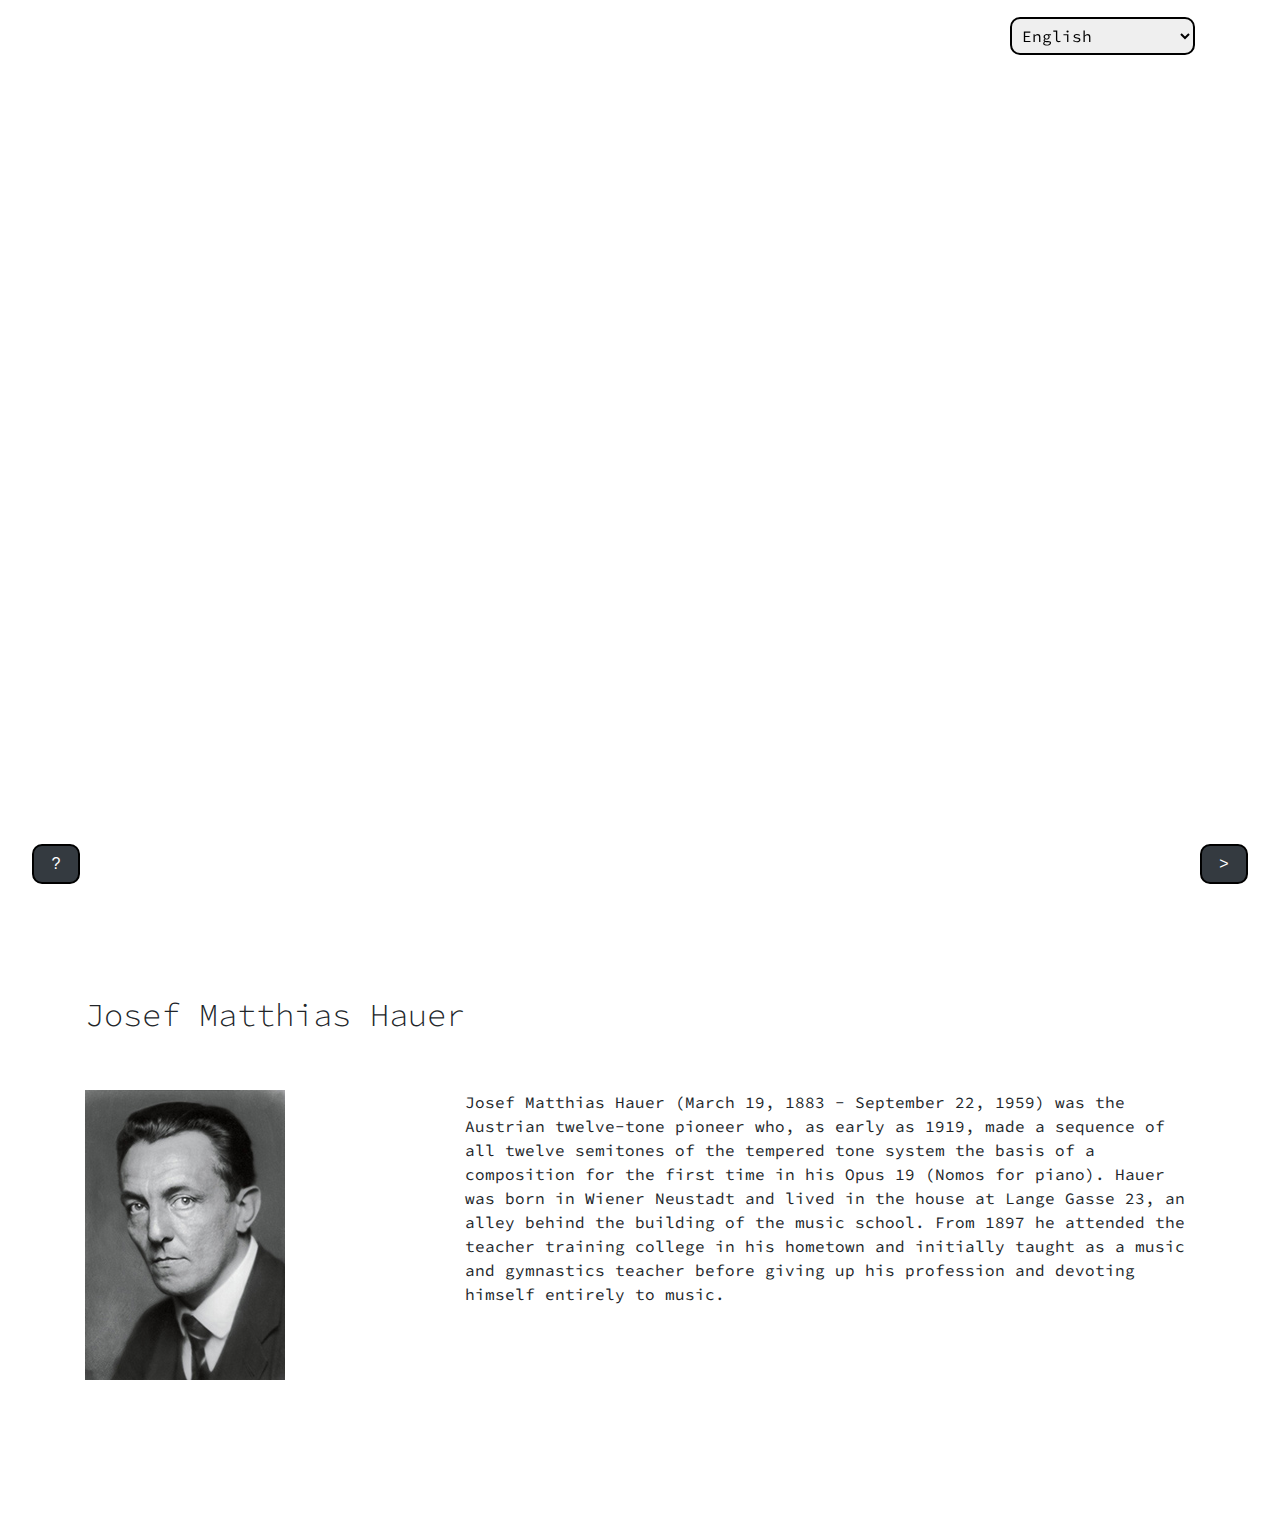
<file: index.html>
<!DOCTYPE html>
<html>
    <head>
        <meta charset="UTF-8">
        <meta name="viewport" content="width=device-width, initial-scale=1.0">
        <title>Zwölftonmusik</title>

        <link rel="stylesheet" href="css/main.css">

        <!-- font -->
        <link rel="preconnect" href="https://fonts.gstatic.com">
        <link href="https://fonts.googleapis.com/css2?family=Source+Code+Pro:wght@400&display=swap" rel="stylesheet">

        <!-- bootstrap -->
        <link rel="stylesheet" href="https://maxcdn.bootstrapcdn.com/bootstrap/4.5.2/css/bootstrap.min.css">
        <script src="https://ajax.googleapis.com/ajax/libs/jquery/3.5.1/jquery.min.js"></script>
        <script src="https://maxcdn.bootstrapcdn.com/bootstrap/4.5.2/js/bootstrap.min.js"></script>
    </head>

    <body>

        <!-- Title and Language -->
        <nav class="navbar navbar-expand-lg navbar-light bg-transparent fixed-top">
            <div class="container">
                <h1 id="title" class="col-md-10 text-white">Zwölftonmusik</h1>

                <select class="col-md-2" name="language" id="language" onchange="reloadSite()">
                    <option value="german" id="german" data-reload  >Deutsch</option>
                    <option value="english" id="english" data-reload >English</option>
                </select>
            </div>
        </nav>
        
        <!-- Full Page Image Header with Vertically Centered Content -->
        <header class="masthead">
            <div class="container h-100">
            <div class="row h-100 align-items-center">
                <div class="col-12 text-center">
                <h1 id="title2" class="font-weight-bold display-2 text-white">Zwölftonmusik</h1>
                <p id="info1" class="lead text-white display-5">Eine Kreation von Josef Matthias Hauer</p>
                </div>
            </div>
            </div>
        </header>
        
        <!-- Info Content -->
        <section class="py-5 pt-5 my-5">
            <div class="container">
            <h2 class="font-weight-light">Josef Matthias Hauer</h2>

            <div class="row pt-5">
                <div class="col-lg-4" id="hauerImageContainer">
                    <img src="images/hauer.jpg" alt="">
                </div>
                <div class="col-lg-8">
                    <p id="hauer_info">
                        Lorem ipsum dolor sit amet, consetetur sadipscing elitr, 
                        sed diam nonumy eirmod tempor invidunt ut labore et dolore magna aliquyam erat, 
                        sed diam voluptua. At vero eos et accusam et justo duo dolores et ea rebum. 
                        Stet clita kasd gubergren, no sea takimata sanctus est Lorem ipsum dolor sit amet. 
                        Lorem ipsum dolor sit amet, consetetur sadipscing elitr, 
                        sed diam nonumy eirmod tempor invidunt ut labore et dolore magna aliquyam erat, 
                        sed diam voluptua. At vero eos et accusam et justo duo dolores et ea rebum. 
                        Stet clita kasd gubergren, no sea takimata sanctus est Lorem ipsum dolor sit amet. 
                    </p>
                </div>
            </div>
            
        </section>

        <!-- Navigation -->
        <section class="row" id="navBar">
            <button class="btn btn-dark" id="buttonHelp" onclick="showHelp()">?</button>
            <button class="btn btn-dark" id="buttonNext">></button>
        </section>

        <script>

            $(document).ready(function() {
                let tmp = localStorage.getItem("language");
                let drop = document.getElementById("language");

                if(tmp == "german") {
                    document.querySelector('#german').selected = true;
                } else {
                    document.querySelector('#english').selected = true;
                }

                reloadSite();
                
            });

            $('#buttonNext').click(function() {
                window.location='page_one.html';
            });

            var multilanguage = {
                german: {
                    title: "Zwölftonmusik",
                    info1: "Eine Kreation von Josef Matthias Hauer",
                    hauer_info: "Josef Matthias Hauer (19. März 1883 - 22. September 1959) war jener österreichische Zwölftonpionier, der bereits 1919 in seinem Opus 19 (Nomos für Klavier) erstmalig eine Folge aller zwölf Halbtöne des temperierten Tonsystems zur Basis einer Komposition gemacht hatte. \n Hauer war gebürtiger Wiener Neustädter: Er kam im Haus Lange Gasse 23 zur Welt, eine Gasse hinter dem Gebäude der Musikschule gelegen. Ab 1897 besuchte er die Lehrerbildungsanstalt in seiner Geburtsstadt und unterrichtete zunächst als Musik- und Turnlehrer, bevor er, seinen Beruf aufgebend, sich ganz der Musik widmete."
                },
                english: {
                    title: "Twelve-tone music",
                    info1: "A creation of Josef Matthias Hauer",
                    hauer_info: "Josef Matthias Hauer (March 19, 1883 - September 22, 1959) was the Austrian twelve-tone pioneer who, as early as 1919, made a sequence of all twelve semitones of the tempered tone system the basis of a composition for the first time in his Opus 19 (Nomos for piano). Hauer was born in Wiener Neustadt and lived in the house at Lange Gasse 23, an alley behind the building of the music school. From 1897 he attended the teacher training college in his hometown and initially taught as a music and gymnastics teacher before giving up his profession and devoting himself entirely to music."
                }
            };

            function reloadSite(){
                let tmp = document.getElementById("language");
                console.log(tmp.value);

                if(tmp.value === "english"){
                    document.title = "Twelve-tone music";
                    document.getElementById("title").innerHTML = multilanguage.english.title;
                    document.getElementById("title2").innerHTML = multilanguage.english.title;
                    info1.textContent = multilanguage.english.info1;
                    hauer_info.textContent = multilanguage.english.hauer_info;
                    localStorage.setItem("language", "english");
                }else{
                    document.title = "Zwölftonmusik";
                    document.getElementById("title").innerHTML = multilanguage.german.title;
                    document.getElementById("title2").innerHTML = multilanguage.german.title;
                    info1.textContent = multilanguage.german.info1;
                    hauer_info.textContent = multilanguage.german.hauer_info;
                    localStorage.setItem("language", "german");
                }
            }

            function showHelp() {
                let msg;
                msg = "Zum Ändern der Sprache rechts oben klicken.\r\n\r\n" +
                    "Die Seite kann mittels den Pfeiltasten rechts unten geändert werden.\r\n\r\n" +
                    "Für weitere Informationen zur aktuellen Seite nach unten scrollen.\r\n\r\n" +
                    "Die Videoplayer (Seite 2-4) können über die darunterliegende Bedienleiste gesteuert werden.";
                alert(msg);
            }

        </script>

    </body>


</html>
</file>
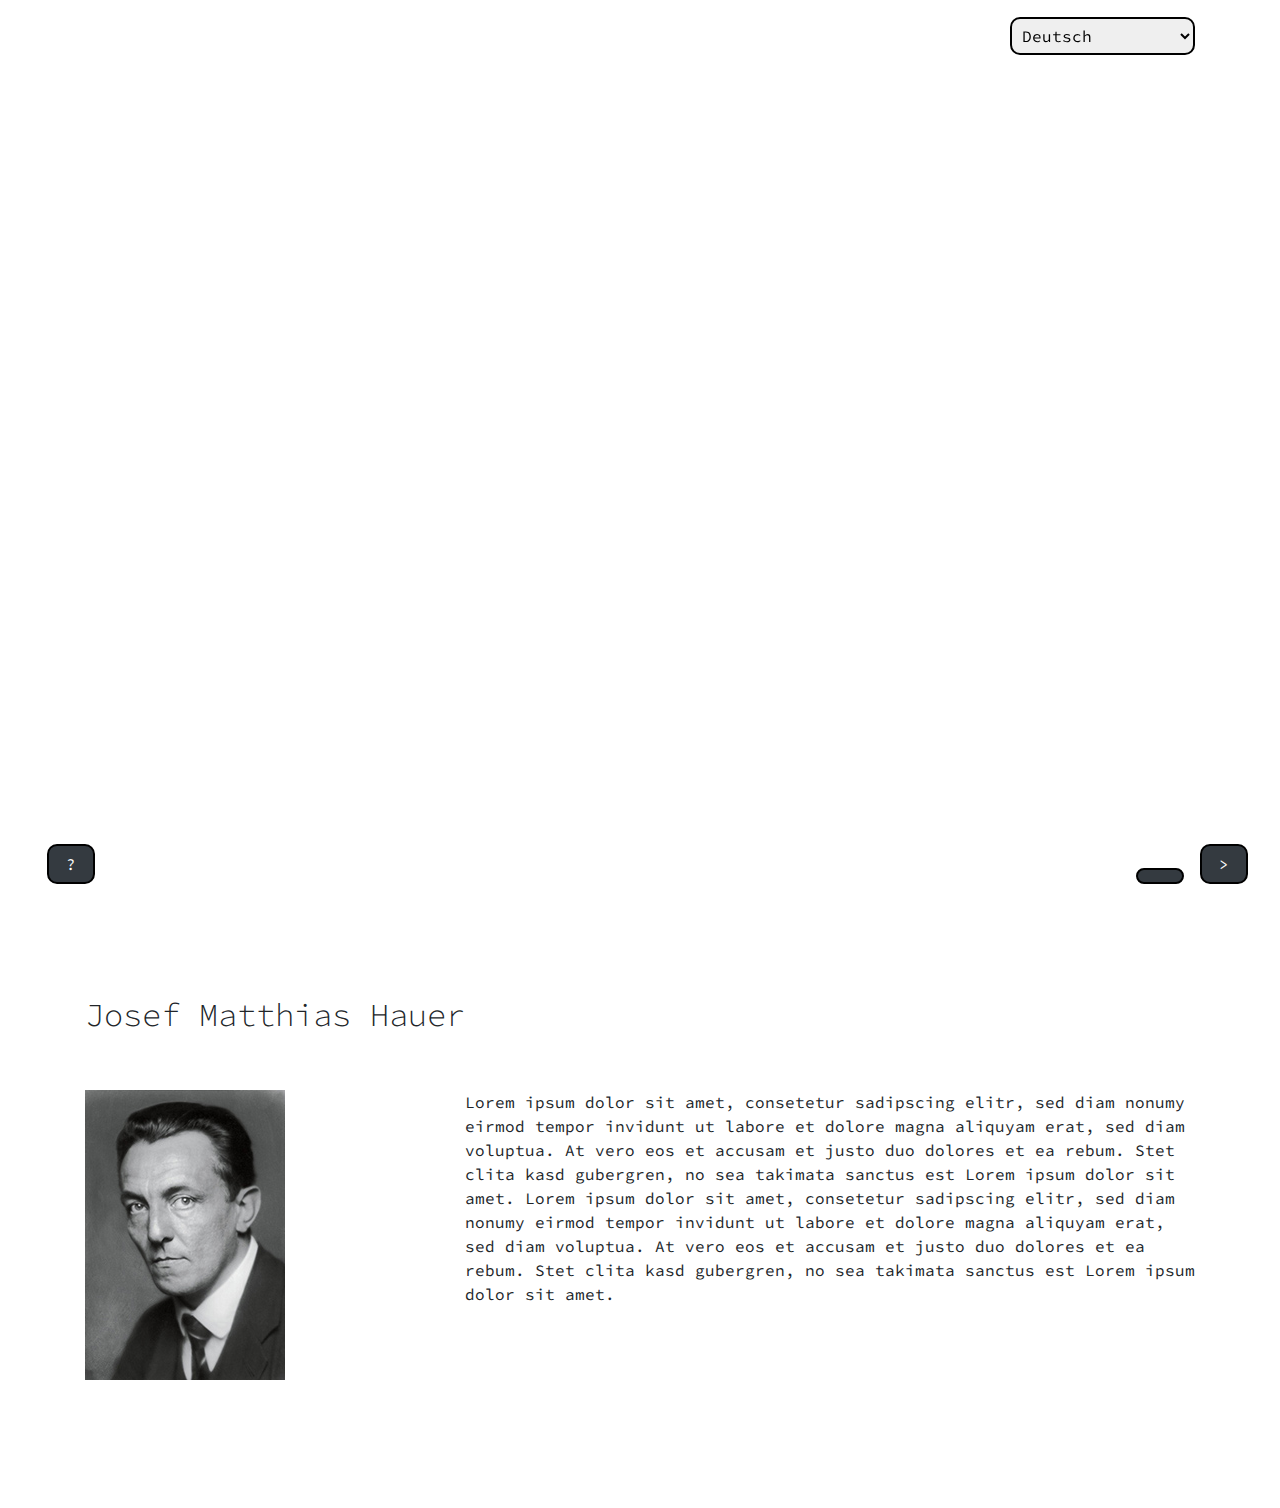
<file: main.html>
<!DOCTYPE html>
<html>
    <head>
        <meta charset="UTF-8">
        <meta name="viewport" content="width=device-width, initial-scale=1.0">
        <title>Zwölftonmusik</title>

        <link rel="stylesheet" href="css/main.css">

        <!-- font -->
        <link rel="preconnect" href="https://fonts.gstatic.com">
        <link href="https://fonts.googleapis.com/css2?family=Source+Code+Pro:wght@400&display=swap" rel="stylesheet">

        <!-- bootstrap -->
        <link rel="stylesheet" href="https://maxcdn.bootstrapcdn.com/bootstrap/4.5.2/css/bootstrap.min.css">
        <script src="https://ajax.googleapis.com/ajax/libs/jquery/3.5.1/jquery.min.js"></script>
        <script src="https://maxcdn.bootstrapcdn.com/bootstrap/4.5.2/js/bootstrap.min.js"></script>
    </head>

    <body>

        <!-- Navigation -->
        <nav class="navbar navbar-expand-lg navbar-light bg-transparent fixed-top">
            <div class="container">
            <h1 id="title" class="col-md-10 text-white">Zwölftonmusik</h1>

            <select class="col-md-2" name="language" id="language" onchange="reloadSite()">
                <option value="german" data-reload  >Deutsch</option>
                <option value="english" data-reload >English</option>
            </select>
            </div>
        </nav>
        
        <!-- Full Page Image Header with Vertically Centered Content -->
        <header class="masthead">
            <div class="container h-100">
            <div class="row h-100 align-items-center">
                <div class="col-12 text-center">
                <h1 id="title2" class="font-weight-bold display-2 text-white">Zwölftonmusik</h1>
                <p id="info1" class="lead text-white display-5">Eine Kreation von Josef Matthias Hauer</p>
                </div>
            </div>
            </div>
        </header>
        
        <!-- Page Content -->
        <section class="py-5 pt-5 my-5">
            <div class="container">
            <h2 class="font-weight-light">Josef Matthias Hauer</h2>

            <div class="row pt-5">
                <div class="col-lg-4">
                    <img src="images/hauer.jpg" alt="">
                </div>
                <div class="col-lg-8">
                    <p id="hauer_info">
                        Lorem ipsum dolor sit amet, consetetur sadipscing elitr, 
                        sed diam nonumy eirmod tempor invidunt ut labore et dolore magna aliquyam erat, 
                        sed diam voluptua. At vero eos et accusam et justo duo dolores et ea rebum. 
                        Stet clita kasd gubergren, no sea takimata sanctus est Lorem ipsum dolor sit amet. 
                        Lorem ipsum dolor sit amet, consetetur sadipscing elitr, 
                        sed diam nonumy eirmod tempor invidunt ut labore et dolore magna aliquyam erat, 
                        sed diam voluptua. At vero eos et accusam et justo duo dolores et ea rebum. 
                        Stet clita kasd gubergren, no sea takimata sanctus est Lorem ipsum dolor sit amet. 
                    </p>
                </div>
            </div>
            
        </section>

        <section class="row" id="navBar">
            <div class="col-md-1" id="containerHelp">
                    <button class="btn btn-dark" id="buttonHelp">?</button>
            </div>

            <div class="col-md-10"></div>

            <div class="col-md-1" id="containerPrevNext">
                <div id="containerPrev">
                    <button class="btn btn-dark" id="buttonPrev"></button>
                </div>
                
                <div id="containerNext">
                    <button class="btn btn-dark" id="buttonNext">></button>
                </div>
            </div>
        </div>
        <script>

            $('#buttonNext').click(function() {
            window.location='page_one.html';
            });

            var multilanguage = {
                german: {
                    title: "Zwölftonmusik",
                    info1: "Eine Kreation von Josef Matthias Hauer",
                    hauer_info: "Deutscher Text"
                },
                english: {
                    title: "Twelve-tone music",
                    info1: "A creation of Josef Matthias Hauer",
                    hauer_info: "english text"
                }
            };

            function reloadSite(){
                let tmp = document.getElementById("language");
                console.log(tmp.value);

                if(tmp.value === "english"){
                    document.title = "Twelve-tone music";
                    document.getElementById("title").innerHTML = multilanguage.english.title;
                    document.getElementById("title2").innerHTML = multilanguage.english.title;
                    info1.textContent = multilanguage.english.info1;
                    hauer_info.textContent = multilanguage.english.hauer_info;
                }else{
                    document.title = "Zwölftonmusik";
                    document.getElementById("title").innerHTML = multilanguage.german.title;
                    document.getElementById("title2").innerHTML = multilanguage.german.title;
                    info1.textContent = multilanguage.german.info1;
                    hauer_info.textContent = multilanguage.german.hauer_info;
                }
            }
        </script>

    </body>


</html>
</file>
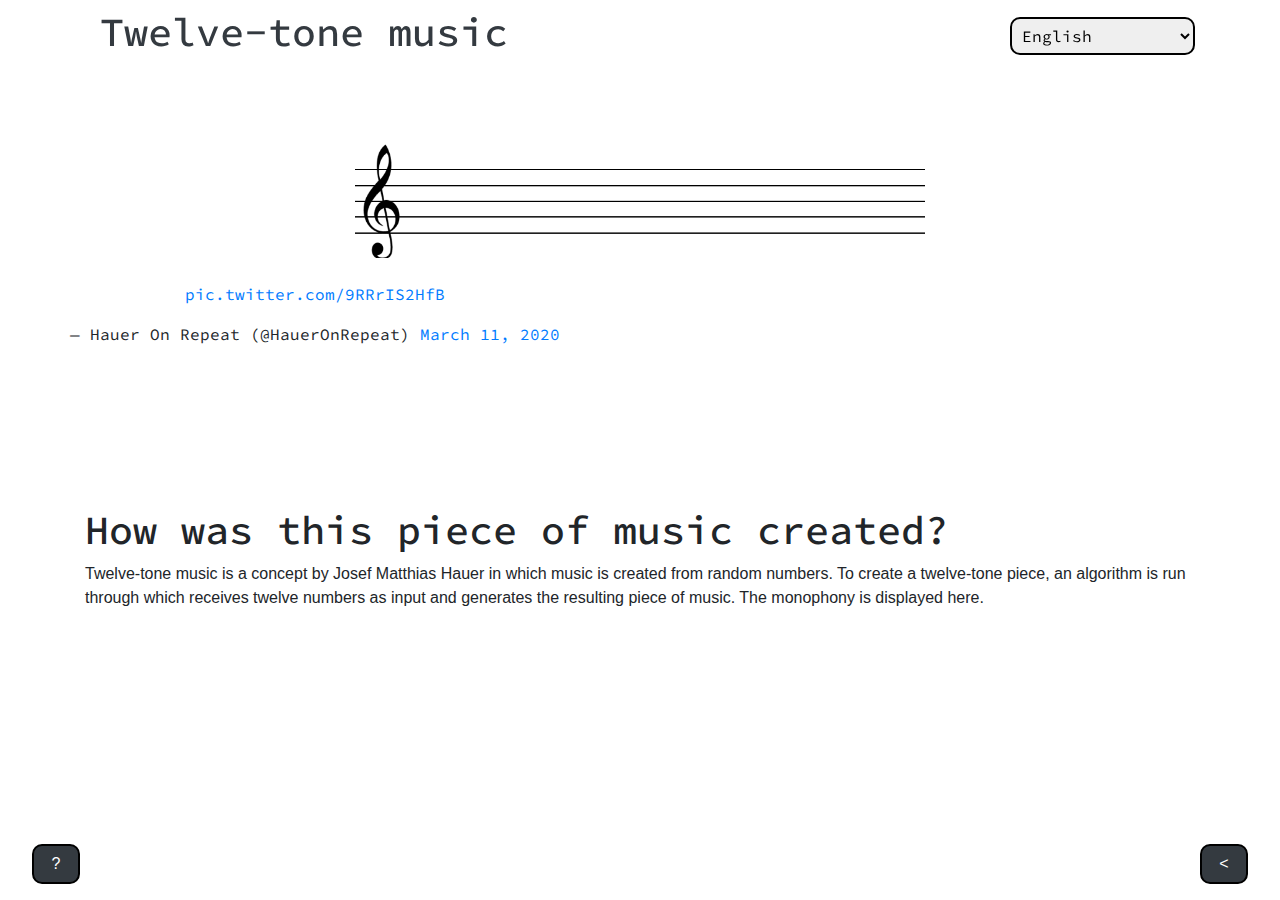
<file: page_four.html>
<!DOCTYPE html>
<html>
    <head>
        <meta charset="UTF-8">
        <meta name="viewport" content="width=device-width, initial-scale=1.0">
        <title >Zwölftonmusik</title>

        <link rel="stylesheet" href="css/page_two.css">

        <!-- font -->
        <link rel="preconnect" href="https://fonts.gstatic.com">
        <link href="https://fonts.googleapis.com/css2?family=Source+Code+Pro:wght@400&display=swap" rel="stylesheet">

        <!-- bootstrap -->
        <link rel="stylesheet" href="https://maxcdn.bootstrapcdn.com/bootstrap/4.5.2/css/bootstrap.min.css">
        <script src="https://ajax.googleapis.com/ajax/libs/jquery/3.5.1/jquery.min.js"></script>
        <script src="https://maxcdn.bootstrapcdn.com/bootstrap/4.5.2/js/bootstrap.min.js"></script>

        <!-- videoplayer -->
        <link href="https://vjs.zencdn.net/7.10.2/video-js.css" rel="stylesheet" />
    </head>

    <body>

        <!-- Navigation -->
        <nav class="navbar navbar-expand-lg navbar-light bg-transparent fixed-top">
            <div class="container bg-white">
            <h1 id="title" class="col-md-10 text-dark">Zwölftonmusik</h1>

            <select class="col-md-2" name="language" id="language" onchange="reloadSite()">
                <option value="german" id="german">Deutsch</option>
                <option value="english" id="english">English</option>
            </select>
            </div>
        </nav>
        
        <br><br>
        <!-- Page Content -->
        <div class=" container py-5 pt-5 my-5">

            <div class="row">
                <img class="mx-auto d-block" id="noten" src="images/noten.png" alt="">
            </div>
            <br>
            <div class="row">
                <blockquote class="twitter-tweet text-center">
                    <p lang="und" dir="ltr">
                        <a href="https://t.co/9RRrIS2HfB">pic.twitter.com/9RRrIS2HfB</a>
                    </p> &mdash; 
                    Hauer On Repeat (@HauerOnRepeat) 
                    <a href="https://twitter.com/HauerOnRepeat/status/1237728325797400576?ref_src=twsrc%5Etfw">March 11, 2020</a>
                </blockquote>                 
            </div>
            
            
            
        </div>

        <!-- Info Content -->
        <section class="container" id="info">
            <br><br>
            <h1 id="info_title">Wie wurde dieses Musikstück erzeugt?</h1>
            <p id="info_content">
                Zwölftonmusik ist ein Konzept von Josef Matthias Hauer, bei dem aus Zufallszahlen Musik entsteht. Um ein Zwölftonstuck zu erstellen wird ein Algorithmus
                durchlaufen, der zwölf Zahlen als Eingabe erhält und das sich daraus ergebende
                Musikstück erzeugt. Hier wird die Monophonie angezeigt.
            </p>
        </section>

        <!-- Navigation -->
        <section class="row" id="navBar">
            <button class="btn btn-dark" id="buttonHelp" onclick="showHelp()">?</button>
            <button class="btn btn-dark" id="buttonPrev" style="margin-right: -4em;"><</button>
        </section>

        <script async src="https://platform.twitter.com/widgets.js" charset="utf-8"></script>
        <script src="https://vjs.zencdn.net/7.10.2/video.min.js"></script>

        <script>

            $(document).ready(function() {
                let tmp = localStorage.getItem("language");
                let drop = document.getElementById("language");

                if(tmp == "german") {
                    document.querySelector('#german').selected = true;
                } else {
                    document.querySelector('#english').selected = true;
                }

                reloadSite();
                
            });

            $('#buttonPrev').click(function() {
                window.location='page_three.html';
            });


            var multilanguage = {
                german: {
                    title: "Zwölftonmusik",
                    info_title: "Wie wurde dieses Musikstück erzeugt?",
                    info: "Zwölftonmusik ist ein Konzept von Josef Matthias Hauer, bei dem aus Zufallszahlen Musik entsteht. Um ein Zwölftonstuck zu erstellen wird ein Algorithmus durchlaufen, der zwolf Zahlen als Eingabe erhält und das sich daraus ergebende Musikstück erzeugt. Hier wird die Monophonie angezeigt."
                },
                english: {
                    title: "Twelve-tone music",
                    info_title: "How was this piece of music created?",
                    info: "Twelve-tone music is a concept by Josef Matthias Hauer in which music is created from random numbers. To create a twelve-tone piece, an algorithm is run through which receives twelve numbers as input and generates the resulting piece of music. The monophony is displayed here."
                }
            };

            function reloadSite(){
                let tmp = document.getElementById("language");
                console.log(tmp.value);

                if(tmp.value === "english"){
                    document.title = "Twelve-tone music";
                    document.getElementById("title").innerHTML = multilanguage.english.title;
                    document.getElementById("info_title").innerHTML = multilanguage.english.info_title;
                    document.getElementById("info_content").innerHTML = multilanguage.english.info;
                    localStorage.setItem("language", "english");
                }else{
                    document.title = "Zwölftonmusik";
                    document.getElementById("title").innerHTML = multilanguage.german.title;
                    document.getElementById("info_title").innerHTML = multilanguage.german.info_title;
                    document.getElementById("info_content").innerHTML = multilanguage.german.info;
                    localStorage.setItem("language", "german");
                }
            }

            let tweet = document.getElementsByClassName("twitter-tweet twitter-tweet-rendered");

            if(tweet[0] != undefined && tweet[0] != null) {
                console.log("centering...");
                tweet[0].classList.add("container");
            } else {
                setTimeout(function () {
                    let tweet = document.getElementsByClassName("twitter-tweet twitter-tweet-rendered");


                    console.log("centering...");
                    console.log(tweet);
                    if(tweet[0] != undefined) {
                        tweet[0].classList.add("container");
                    }
                }, 200);
            }


            $(document).ready(function(){            
                if(localStorage.getItem("firstLoad") == null) {
                    localStorage.setItem("firstLoad", false);
                    showHelp();
                }
            });

            function showHelp() {
            let msg;
            msg = "Zum Ändern der Sprache rechts oben klicken.\r\n\r\n" +
                  "Die Seite kann mittels den Pfeiltasten rechts unten geändert werden.\r\n\r\n" +
                  "Für weitere Informationen zur aktuellen Seite nach unten scrollen.\r\n\r\n" +
                  "Die Videoplayer (Seite 2-4) können über die darunterliegende Bedienleiste gesteuert werden.";
            alert(msg);
        }

        </script>

    </body>


</html>
</file>
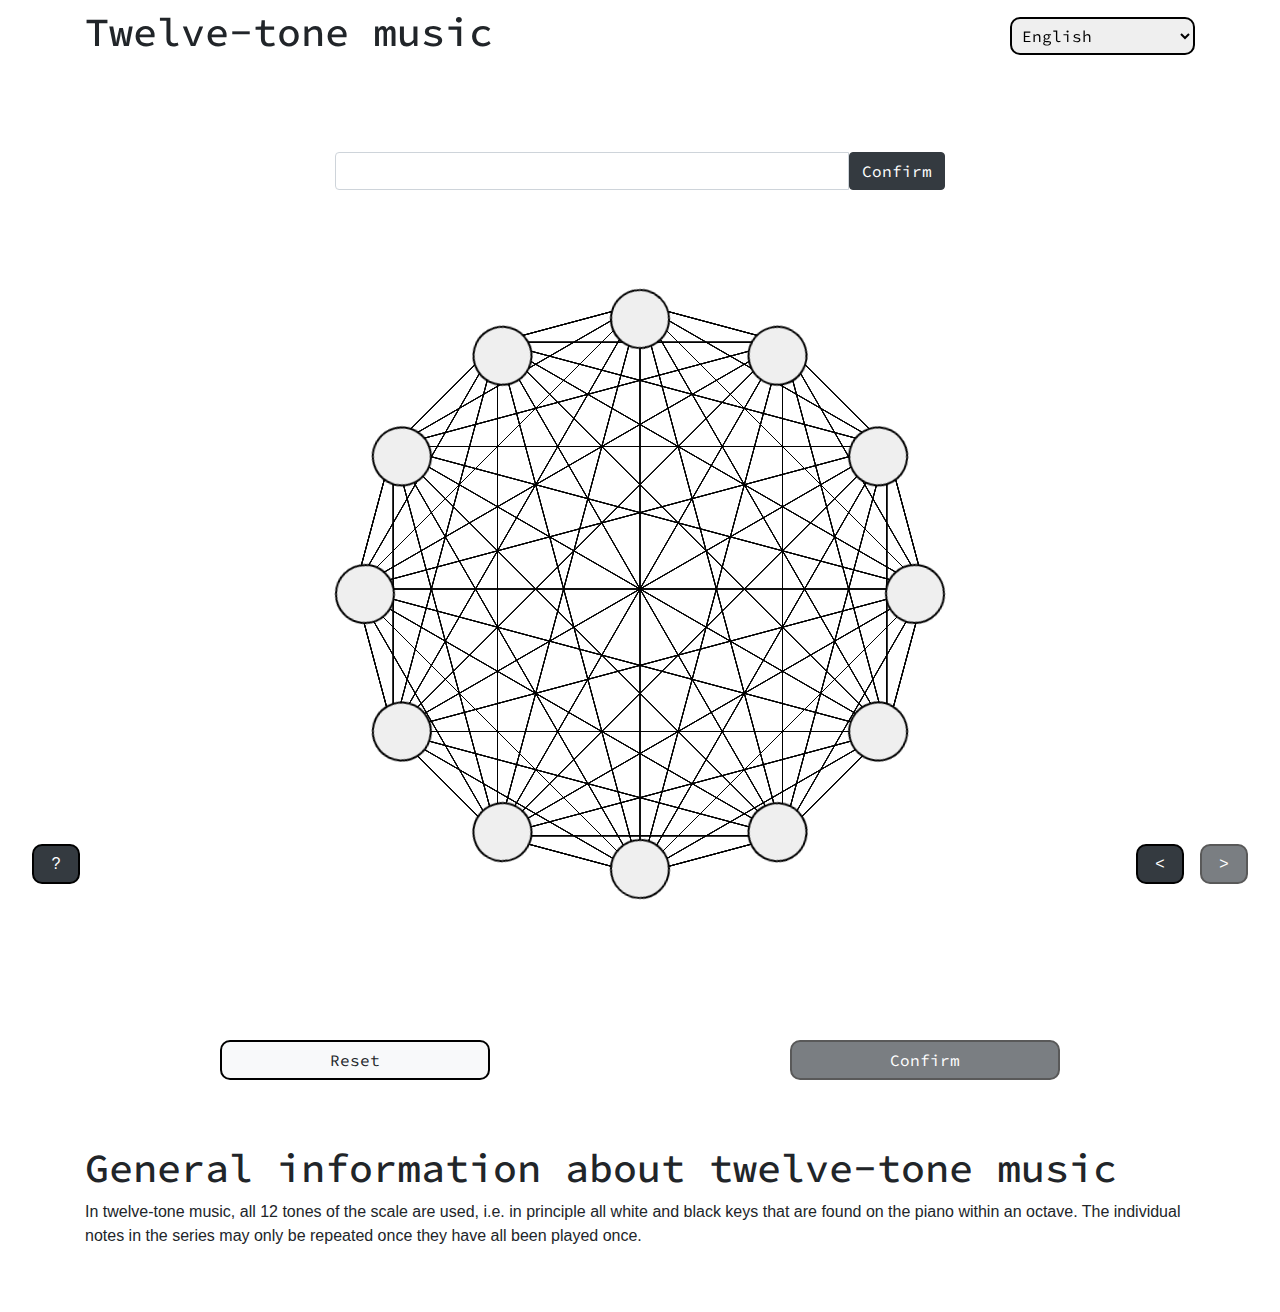
<file: page_one.html>
<!DOCTYPE html>
<html>

<head>
    <meta charset="UTF-8">
    <meta name="viewport" content="width=device-width, initial-scale=1.0">
    <title>Zwölftonmusik</title>

    <link rel="stylesheet" href="css/main.css">

    <!-- font -->
    <link rel="preconnect" href="https://fonts.gstatic.com">
    <link href="https://fonts.googleapis.com/css2?family=Source+Code+Pro:wght@400&display=swap" rel="stylesheet">

    <!-- bootstrap -->
    <link rel="stylesheet" href="https://maxcdn.bootstrapcdn.com/bootstrap/4.5.2/css/bootstrap.min.css">
    <script src="https://ajax.googleapis.com/ajax/libs/jquery/3.5.1/jquery.min.js"></script>
    <script src="https://maxcdn.bootstrapcdn.com/bootstrap/4.5.2/js/bootstrap.min.js"></script>
</head>

<body>

    <!-- Title and Language -->
    <nav class="navbar navbar-expand-lg navbar-light bg-transparent fixed-top">
        <div class="container">
            <h1 id="title" class="col-md-10">Zwölftonmusik</h1>

            <select class="col-md-2" name="language" id="language" onchange="reloadSite()">
                <option value="german" id="german" data-reload>Deutsch</option>
                <option value="english" id="english" data-reload>English</option>
            </select>
        </div>
    </nav>
    <br>

    <!-- Input Form -->
    <form class="container w-50">
        <div class="input-group" id="containerInput">
            <input type="number" class="form-control" id="numberInput" max="12" min="1">
            <!--<span class="input-group-btn"></span>-->
                <button class="btn btn-dark" id="buttonConfirmInput" onclick="addToNumArr()" type="button">Confirm</button>
            <!--</span>-->
        </div>
    </form>

    <!-- Canvas -->
    <section class="container" id="containerTorus">
        <div class="row" id="canvasParent">
            <canvas id="canvasTorus" height="800">
                OOPS.. Upgrade your Browser
            </canvas>
            <ul class="circle">
                <li>
                    <div class="text">
                        <button id="but-1" onclick="fillnumArr(this.id)"></button>
                    </div>
                </li>
                <li>
                    <div class="text">
                        <button id="but-2" onclick="fillnumArr(this.id)"></button>
                    </div>
                </li>
                <li>
                    <div class="text">
                        <button id="but-3" onclick="fillnumArr(this.id)"></button>
                    </div>
                </li>
                <li>
                    <div class="text">
                        <button id="but-4" onclick="fillnumArr(this.id)"></button>
                    </div>
                </li>
                <li>
                    <div class="text">
                        <button id="but-5" onclick="fillnumArr(this.id)"></button>
                    </div>
                </li>
                <li>
                    <div class="text">
                        <button id="but-6" onclick="fillnumArr(this.id)"></button>
                    </div>
                </li>
                <li>
                    <div class="text">
                        <button id="but-7" onclick="fillnumArr(this.id)"></button>
                    </div>
                </li>
                <li>
                    <div class="text">
                        <button id="but-8" onclick="fillnumArr(this.id)"></button>
                    </div>
                </li>
                <li>
                    <div class="text">
                        <button id="but-9" onclick="fillnumArr(this.id)"></button>
                    </div>
                </li>
                <li>
                    <div class="text">
                        <button id="but-10" onclick="fillnumArr(this.id)"></button>
                    </div>
                </li>
                <li>
                    <div class="text">
                        <button id="but-11" onclick="fillnumArr(this.id)"></button>
                    </div>
                </li>
                <li>
                    <div class="text">
                        <button id="but-12" onclick="fillnumArr(this.id)"></button>
                    </div>
                </li>
            <ul>
        </div>

        <div class="row">
            <div class="col-md-6">
                <button class="btn btn-light" id="buttonReset" onclick="resetNumArr()">Zurücksetzen</button>
            </div>

            <div class="col-md-6">
                <button class="btn btn-dark" id="buttonConfirm" disabled onclick="outputArr()">Bestätigen</button>
            </div>
        </div>
    </section>

    <!-- Info Content -->
    <section class="container" id="info">
        <br><br>
        <h1 id="info_title">Allgemeine Information über Zwölftonmusik</h1>
        <p id="info_content">Bei der Zwölftonmusik werden alle 12 Töne der Tonleiter verwendet, also im Prinzip alle
            weißen und schwarzen Tasten, die man auf dem Klavier innerhalb einer Oktave findet. Die einzelnen Töne der
            Reihe dürfen erst wiederholt werden, wenn alle einmal gespielt wurden. </p>
    </section>

    <!-- Navigation -->
    <section class="row" id="navBar">
        <button class="btn btn-dark" id="buttonHelp" onclick="showHelp()">?</button>
        <button class="btn btn-dark" id="buttonPrev"><</button>
        <button class="btn btn-dark" id="buttonNext" disabled>></button>
    </section>

</body>

<script>

    var numArr = [];

    let canvas = $("#canvasTorus")[0];
    let context = canvas.getContext("2d");

    $("[type='number']").keypress(function (evt) {
        evt.preventDefault();
    });

    function addToNumArr(){
        let inputNum = document.getElementById("numberInput").value;
        if(inputNum == null){
            return false;
        }else{
            //For testing
            //console.log(inputNum);
            numArr.push(inputNum);
            //For testing
            //console.log(numArr.length)
            document.getElementById("but-" + inputNum).disabled = true;
            document.getElementById("but-" + inputNum).style.backgroundColor = "#00FF00";
            if(numArr.length == 12){
                document.getElementById("buttonConfirm").disabled = false;
                document.getElementById("buttonNext").disabled = false;
            }
        }
    }

    function fillnumArr(id){
        document.getElementById(id).disabled = true;
        document.getElementById(id).style.backgroundColor = "#00FF00";
        //var numb = id.match(/\d/g); other way
        var numb = parseInt(id.split("-")[1]);
        numArr.push(numb);
        
        if(numArr.length == 12){
            document.getElementById("buttonConfirm").disabled = false;
            document.getElementById("buttonNext").disabled = false;
        }
    }
    //Activate by reset button, array get cleaned and buttons get released
    function resetNumArr(){
        if(numArr.length == 12){
            document.getElementById("buttonConfirm").disabled = true;
            document.getElementById("buttonNext").disabled = true;
        }
        while(numArr.length > 0) {
            numArr.pop();
        }
        for(let i = 1; i <= 12; i++){
            document.getElementById("but-" + i).disabled = false;
            document.getElementById("but-" + i).style.backgroundColor = "#EFEFEF";
        }
    }

    function outputArr(){
        console.log(numArr);
    }

    $(document).ready(function () {
        drawCanvas();

        if (localStorage.getItem("firstLoad") == null) {
            localStorage.setItem("firstLoad", false);
            showHelp();
        }

        let tmp = localStorage.getItem("language");
        let drop = document.getElementById("language");

        if (tmp == "german") {
            document.querySelector('#german').selected = true;
        } else {
            document.querySelector('#english').selected = true;
        }

        reloadSite();
    });

    function drawCanvas() {
        context.clearRect(0 - canvas.width / 2, 0 - canvas.height / 2, canvas.width, canvas.height);
        canvas.width = $("#canvasParent").width();
        canvas.height = canvas.width * 0.7;
        polygon(context, $("#canvasParent").width() / 2, canvas.height / 2, canvas.width * 0.25, 12);
        context.lineWidth = 1 / (800 / canvas.height);
        context.stroke();
    }

    $(window).on("resize", function () {
        drawCanvas();
    });

    $('#buttonPrev').click(function () {
        window.location = 'index.html';
    });

    $('#buttonNext').click(function () {
        window.location = 'page_two.html';
    });

    var multilanguage = {
        german: {
            title: "Zwölftonmusik",
            info_title: "Allgemeine Information über Zwölftonmusik",
            info: "Bei der Zwölftonmusik werden alle 12 Töne der Tonleiter verwendet, also im Prinzip alle weißen und schwarzen Tasten, die man auf dem Klavier innerhalb einer Oktave findet. Die einzelnen Töne der Reihe dürfen erst wiederholt werden, wenn alle einmal gespielt wurden. "
        },
        english: {
            title: "Twelve-tone music",
            info_title: "General information about twelve-tone music",
            info: "In twelve-tone music, all 12 tones of the scale are used, i.e. in principle all white and black keys that are found on the piano within an octave. The individual notes in the series may only be repeated once they have all been played once."
        }
    };

    function reloadSite() {
        let tmp = document.getElementById("language");

        if (tmp.value === "english") {
            document.title = "Twelve-tone music";
            console.log(document.getElementById("info"));
            document.getElementById("title").innerHTML = multilanguage.english.title;
            document.getElementById("info_title").innerHTML = multilanguage.english.info_title;
            document.getElementById("info_content").innerHTML = multilanguage.english.info;
            document.getElementById("buttonReset").textContent = "Reset";
            document.getElementById("buttonConfirm").textContent = "Confirm";
            document.getElementById("buttonConfirmInput").textContent = "Confirm";
            localStorage.setItem("language", "english");
        } else {
            document.title = "Zwölftonmusik";
            document.getElementById("title").innerHTML = multilanguage.german.title;
            document.getElementById("info_title").innerHTML = multilanguage.german.info_title;
            document.getElementById("info_content").innerHTML = multilanguage.german.info;
            document.getElementById("buttonReset").textContent = "Zurücksetzen";
            document.getElementById("buttonConfirm").textContent = "Bestätigen";
            document.getElementById("buttonConfirmInput").textContent = "Bestätigen";
            localStorage.setItem("language", "german");
        }
    }

    let points = [];



    function polygon(ctx, x, y, radius, sides) {
        if (sides < 3) return;
        let a = ((Math.PI * 2) / sides);
        ctx.beginPath();
        ctx.translate(x, y);
        ctx.moveTo(radius, 0);

        let temp = [radius, 0];
        points[0] = temp;

        for (let i = 1; i < sides; i++) {
            ctx.lineTo(radius * Math.cos(a * i), radius * Math.sin(a * i));
            temp = [radius * Math.cos(a * i), radius * Math.sin(a * i)];
            points[i] = temp;
        }
        ctx.closePath();

        for (let i = 0; i < points.length; i++) {
            ctx.moveTo(points[i][0], points[i][1]);
            for (let j = 0; j < points.length; j++) {
                ctx.lineTo(points[j][0], points[j][1]);
                ctx.closePath();
            }
        }
    }

    function showHelp() {
        let msg;
        msg = "Zum Ändern der Sprache rechts oben klicken.\r\n\r\n" +
            "Die Seite kann mittels den Pfeiltasten rechts unten geändert werden.\r\n\r\n" +
            "Für weitere Informationen zur aktuellen Seite nach unten scrollen.\r\n\r\n" +
            "Die Videoplayer (Seite 2-4) können über die darunterliegende Bedienleiste gesteuert werden.";
        alert(msg);
    }



</script>

</html>
</file>
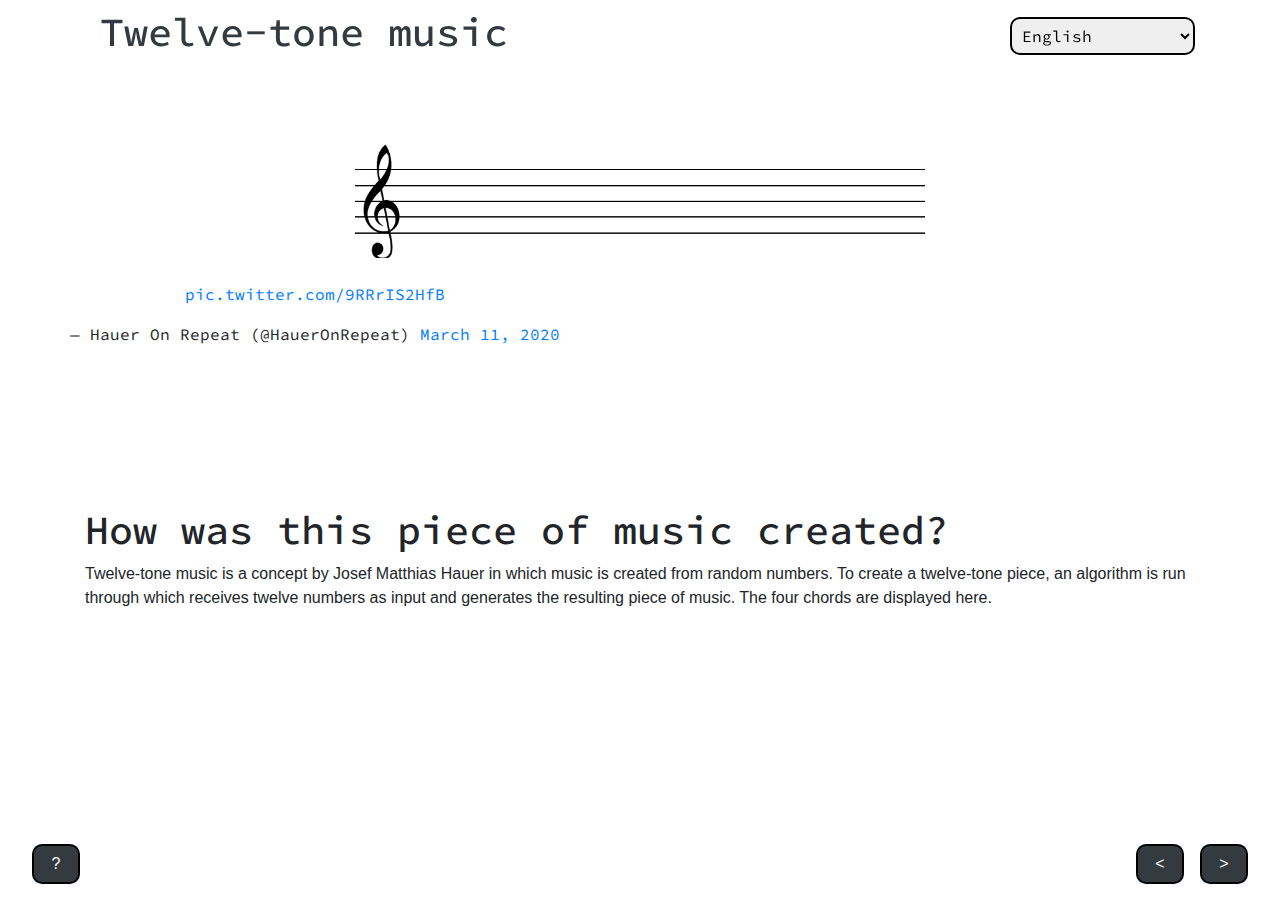
<file: page_three.html>
<!DOCTYPE html>
<html>
    <head>
        <meta charset="UTF-8">
        <meta name="viewport" content="width=device-width, initial-scale=1.0">
        <title >Zwölftonmusik</title>

        <link rel="stylesheet" href="css/page_two.css">

        <!-- font -->
        <link rel="preconnect" href="https://fonts.gstatic.com">
        <link href="https://fonts.googleapis.com/css2?family=Source+Code+Pro:wght@400&display=swap" rel="stylesheet">

        <!-- bootstrap -->
        <link rel="stylesheet" href="https://maxcdn.bootstrapcdn.com/bootstrap/4.5.2/css/bootstrap.min.css">
        <script src="https://ajax.googleapis.com/ajax/libs/jquery/3.5.1/jquery.min.js"></script>
        <script src="https://maxcdn.bootstrapcdn.com/bootstrap/4.5.2/js/bootstrap.min.js"></script>

        <!-- videoplayer -->
        <link href="https://vjs.zencdn.net/7.10.2/video-js.css" rel="stylesheet" />
    </head>

    <body>

        <!-- Navigation -->
        <nav class="navbar navbar-expand-lg navbar-light bg-transparent fixed-top">
            <div class="container bg-white">
            <h1 id="title" class="col-md-10 text-dark">Zwölftonmusik</h1>

            <select class="col-md-2" name="language" id="language" onchange="reloadSite()">
                <option value="german" id="german">Deutsch</option>
                <option value="english" id="english">English</option>
            </select>
            </div>
        </nav>
        
        <br><br>
        <!-- Page Content -->
        <div class=" container py-5 pt-5 my-5">

            <div class="row">
                <img class="mx-auto d-block" id="noten" src="images/noten.png" alt="">
            </div>
            <br>
            <div class="row">
                <blockquote class="twitter-tweet text-center">
                    <p lang="und" dir="ltr">
                        <a href="https://t.co/9RRrIS2HfB">pic.twitter.com/9RRrIS2HfB</a>
                    </p> &mdash; 
                    Hauer On Repeat (@HauerOnRepeat) 
                    <a href="https://twitter.com/HauerOnRepeat/status/1237728325797400576?ref_src=twsrc%5Etfw">March 11, 2020</a>
                </blockquote>                 
            </div>
            
            
            
        </div>

        <!-- Info Content -->
        <section class="container" id="info">
            <br><br>
            <h1 id="info_title">Wie wurde dieses Musikstück erzeugt?</h1>
            <p id="info_content">
                Zwölftonmusik ist ein Konzept von Josef Matthias Hauer, bei dem aus Zufallszahlen Musik entsteht. Um ein Zwölftonstuck zu erstellen wird ein Algorithmus
                durchlaufen, der zwölf Zahlen als Eingabe erhält und das sich daraus ergebende
                Musikstück erzeugt. Hier werden die Vierklänge angezeigt.
            </p>
        </section>

        <!-- Navigation -->
        <section class="row" id="navBar">
            <button class="btn btn-dark" id="buttonHelp" onclick="showHelp()">?</button>
            <button class="btn btn-dark" id="buttonPrev"><</button>
            <button class="btn btn-dark" id="buttonNext">></button>
        </section>

        <script async src="https://platform.twitter.com/widgets.js" charset="utf-8"></script>
        <script src="https://vjs.zencdn.net/7.10.2/video.min.js"></script>

        <script>

            $(document).ready(function() {
                let tmp = localStorage.getItem("language");
                let drop = document.getElementById("language");

                if(tmp == "german") {
                    document.querySelector('#german').selected = true;
                } else {
                    document.querySelector('#english').selected = true;
                }

                reloadSite();
                
            });

            $('#buttonPrev').click(function() {
                window.location='page_two.html';
            });

            $('#buttonNext').click(function() {
                window.location='page_four.html';
            });


            var multilanguage = {
                german: {
                    title: "Zwölftonmusik",
                    info_title: "Wie wurde dieses Musikstück erzeugt?",
                    info: "Zwölftonmusik ist ein Konzept von Josef Matthias Hauer, bei dem aus Zufallszahlen Musik entsteht. Um ein Zwölftonstuck zu erstellen wird ein Algorithmus durchlaufen, der zwolf Zahlen als Eingabe erhält und das sich daraus ergebende Musikstück erzeugt. Hier werden die Vierklänge angezeigt."
                },
                english: {
                    title: "Twelve-tone music",
                    info_title: "How was this piece of music created?",
                    info: "Twelve-tone music is a concept by Josef Matthias Hauer in which music is created from random numbers. To create a twelve-tone piece, an algorithm is run through which receives twelve numbers as input and generates the resulting piece of music. The four chords are displayed here."
                }
            };

            function reloadSite(){
                let tmp = document.getElementById("language");
                console.log(tmp.value);

                if(tmp.value === "english"){
                    document.title = "Twelve-tone music";
                    document.getElementById("title").innerHTML = multilanguage.english.title;
                    document.getElementById("info_title").innerHTML = multilanguage.english.info_title;
                    document.getElementById("info_content").innerHTML = multilanguage.english.info;
                    localStorage.setItem("language", "english");
                }else{
                    document.title = "Zwölftonmusik";
                    document.getElementById("title").innerHTML = multilanguage.german.title;
                    document.getElementById("info_title").innerHTML = multilanguage.german.info_title;
                    document.getElementById("info_content").innerHTML = multilanguage.german.info;
                    localStorage.setItem("language", "german");
                }
            }

            let tweet = document.getElementsByClassName("twitter-tweet twitter-tweet-rendered");

            if(tweet[0] != undefined && tweet[0] != null) {
                console.log("centering...");
                tweet[0].classList.add("container");
            } else {
                setTimeout(function () {
                    let tweet = document.getElementsByClassName("twitter-tweet twitter-tweet-rendered");


                    console.log("centering...");
                    console.log(tweet);
                    if(tweet[0] != undefined) {
                        tweet[0].classList.add("container");
                    }
                }, 200);
            }


            $(document).ready(function(){            
                if(localStorage.getItem("firstLoad") == null) {
                    localStorage.setItem("firstLoad", false);
                    showHelp();
                }
            });

            function showHelp() {
            let msg;
            msg = "Zum Ändern der Sprache rechts oben klicken.\r\n\r\n" +
                  "Die Seite kann mittels den Pfeiltasten rechts unten geändert werden.\r\n\r\n" +
                  "Für weitere Informationen zur aktuellen Seite nach unten scrollen.\r\n\r\n" +
                  "Die Videoplayer (Seite 2-4) können über die darunterliegende Bedienleiste gesteuert werden.";
            alert(msg);
        }

        </script>

    </body>


</html>
</file>
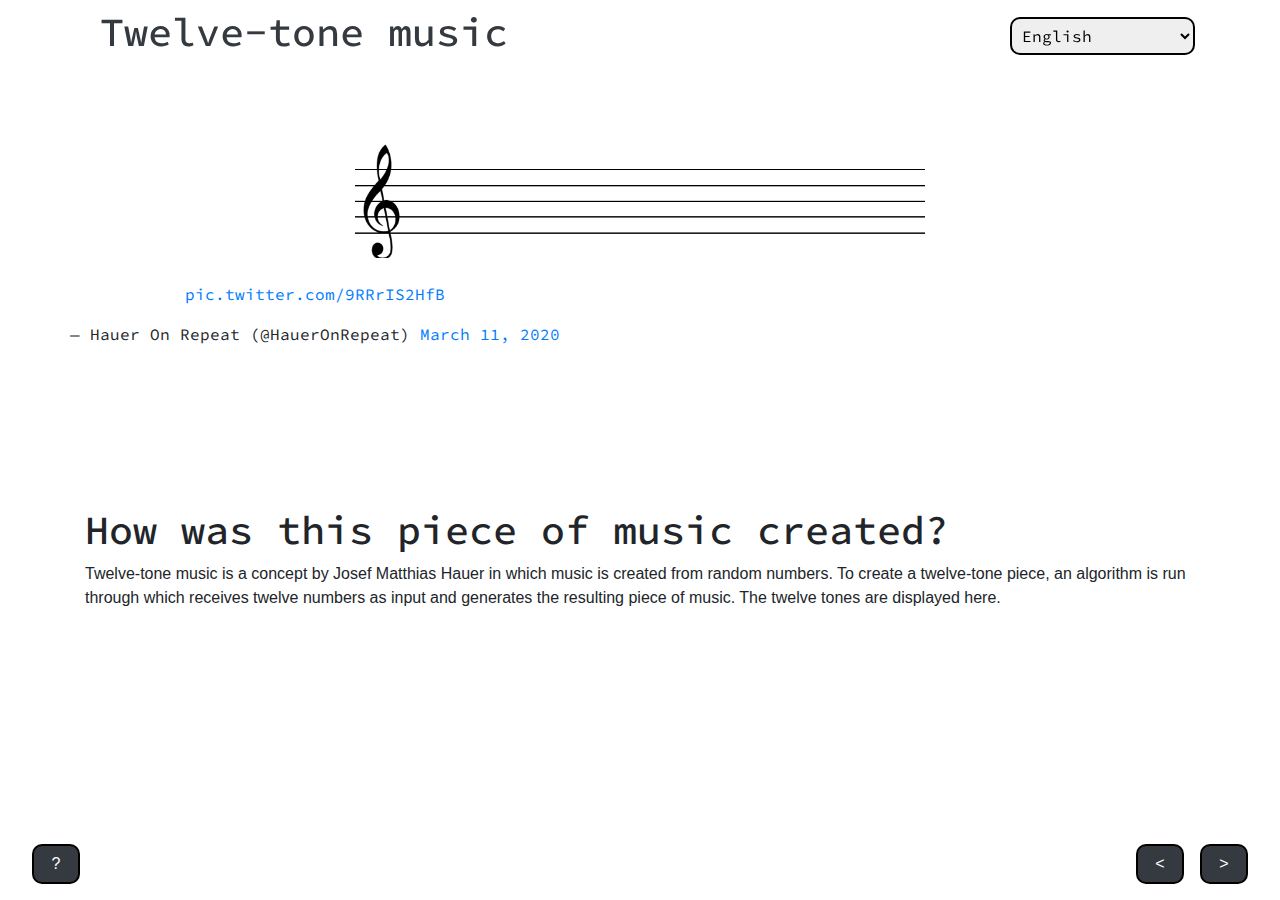
<file: page_two.html>
<!DOCTYPE html>
<html>
    <head>
        <meta charset="UTF-8">
        <meta name="viewport" content="width=device-width, initial-scale=1.0">
        <title >Zwölftonmusik</title>

        <link rel="stylesheet" href="css/page_two.css">

        <!-- font -->
        <link rel="preconnect" href="https://fonts.gstatic.com">
        <link href="https://fonts.googleapis.com/css2?family=Source+Code+Pro:wght@400&display=swap" rel="stylesheet">

        <!-- bootstrap -->
        <link rel="stylesheet" href="https://maxcdn.bootstrapcdn.com/bootstrap/4.5.2/css/bootstrap.min.css">
        <script src="https://ajax.googleapis.com/ajax/libs/jquery/3.5.1/jquery.min.js"></script>
        <script src="https://maxcdn.bootstrapcdn.com/bootstrap/4.5.2/js/bootstrap.min.js"></script>

        <!-- videoplayer -->
        <link href="https://vjs.zencdn.net/7.10.2/video-js.css" rel="stylesheet" />
    </head>

    <body>

        <!-- Title and Language -->
        <nav class="navbar navbar-expand-lg navbar-light bg-transparent fixed-top">
            <div class="container bg-white">
            <h1 id="title" class="col-md-10 text-dark">Zwölftonmusik</h1>

            <select class="col-md-2" name="language" id="language" onchange="reloadSite()">
                <option value="german" id="german">Deutsch</option>
                <option value="english" id="english">English</option>
            </select>
            </div>
        </nav>
        
        <br><br>
        <!-- Page Content -->
        <div class=" container py-5 pt-5 my-5">

            <div class="row">
                <img class="mx-auto d-block" id="noten" src="images/noten.png" alt="">
            </div>
            <br>
            <div class="row">
                <blockquote class="twitter-tweet text-center">
                    <p lang="und" dir="ltr">
                        <a href="https://t.co/9RRrIS2HfB">pic.twitter.com/9RRrIS2HfB</a>
                    </p> &mdash; 
                    Hauer On Repeat (@HauerOnRepeat) 
                    <a href="https://twitter.com/HauerOnRepeat/status/1237728325797400576?ref_src=twsrc%5Etfw">March 11, 2020</a>
                </blockquote>                 
            </div>
            
        </div>
        
        <!-- Info Content -->
        <section class="container" id="info">
            <br><br>
            <h1 id="info_title">Wie wurde dieses Musikstück erzeugt?</h1>
            <p id="info_content">
                Zwölftonmusik ist ein Konzept von Josef Matthias Hauer, bei dem aus Zufallszahlen Musik entsteht. Um ein Zwölftonstuck zu erstellen wird ein Algorithmus
                durchlaufen, der zwölf Zahlen als Eingabe erhält und das sich daraus ergebende
                Musikstück erzeugt. Hier werden die Zwölftöne angezeigt.
            </p>
        </section>

        <!-- Navigation -->
        <section class="row" id="navBar">
            <button class="btn btn-dark" id="buttonHelp" onclick="showHelp()">?</button>
            <button class="btn btn-dark" id="buttonPrev"><</button>
            <button class="btn btn-dark" id="buttonNext">></button>
        </section>

        <script async src="https://platform.twitter.com/widgets.js" charset="utf-8"></script>
        <script src="https://vjs.zencdn.net/7.10.2/video.min.js"></script>

        <script>

            $(document).ready(function() {
                let tmp = localStorage.getItem("language");
                let drop = document.getElementById("language");

                if(tmp == "german") {
                    document.querySelector('#german').selected = true;
                } else {
                    document.querySelector('#english').selected = true;
                }

                reloadSite();
                
            });

            $('#buttonPrev').click(function() {
            window.location='page_one.html';
            });

            $('#buttonNext').click(function() {
                window.location='page_three.html';
            });

            var multilanguage = {
                german: {
                    title: "Zwölftonmusik",
                    info_title: "Wie wurde dieses Musikstück erzeugt?",
                    info: "Zwölftonmusik ist ein Konzept von Josef Matthias Hauer, bei dem aus Zufallszahlen Musik entsteht. Um ein Zwölftonstuck zu erstellen wird ein Algorithmus durchlaufen, der zwolf Zahlen als Eingabe erhält und das sich daraus ergebende Musikstück erzeugt. Hier werden die Zwölftöne angezeigt."
                },
                english: {
                    title: "Twelve-tone music",
                    info_title: "How was this piece of music created?",
                    info: "Twelve-tone music is a concept by Josef Matthias Hauer in which music is created from random numbers. To create a twelve-tone piece, an algorithm is run through which receives twelve numbers as input and generates the resulting piece of music. The twelve tones are displayed here."
                }
            };

            function reloadSite(){
                let tmp = document.getElementById("language");
                console.log(tmp.value);

                if(tmp.value === "english"){
                    document.title = "Twelve-tone music";
                    document.getElementById("title").innerHTML = multilanguage.english.title;
                    document.getElementById("info_title").innerHTML = multilanguage.english.info_title;
                    document.getElementById("info_content").innerHTML = multilanguage.english.info;
                    localStorage.setItem("language", "english");
                }else{
                    document.title = "Zwölftonmusik";
                    document.getElementById("title").innerHTML = multilanguage.german.title;
                    document.getElementById("info_title").innerHTML = multilanguage.german.info_title;
                    document.getElementById("info_content").innerHTML = multilanguage.german.info;
                    localStorage.setItem("language", "german");
                }
            }

            let tweet = document.getElementsByClassName("twitter-tweet twitter-tweet-rendered");

            if(tweet[0] != undefined && tweet[0] != null) {
                console.log("centering...");
                tweet[0].classList.add("container");
            } else {
                setTimeout(function () {
                    let tweet = document.getElementsByClassName("twitter-tweet twitter-tweet-rendered");


                    console.log("centering...");
                    console.log(tweet);
                    if(tweet[0] != undefined) {
                        tweet[0].classList.add("container");
                    }
                }, 200);
            }


            $(document).ready(function(){            
                if(localStorage.getItem("firstLoad") == null) {
                    localStorage.setItem("firstLoad", false);
                    showHelp();
                }
            });

            function showHelp() {
            let msg;
            msg = "Zum Ändern der Sprache rechts oben klicken.\r\n\r\n" +
                  "Die Seite kann mittels den Pfeiltasten rechts unten geändert werden.\r\n\r\n" +
                  "Für weitere Informationen zur aktuellen Seite nach unten scrollen.\r\n\r\n" +
                  "Die Videoplayer (Seite 2-4) können über die darunterliegende Bedienleiste gesteuert werden.";
            alert(msg);
        }

        </script>

    </body>


</html>
</file>
<file: css/main.css>
div, h1, select, option {
    font-family: 'Source Code Pro', monospace;
}

.container h1 {
    padding: 0px;
}

#language {
    float: right;
    padding: 0.4em;
    margin-right: 1em;
}

nav select, #buttonReset, #buttonConfirm, #navBar button {
    border-radius: 10px;
    border: 2px solid black;
}

#buttonReset, #buttonConfirm {
    width: 50%;
    margin-bottom: 1em;
}

#containerTorus .row {
    text-align: center;
}

#canvasParent {
  height: 850px;
}

#containerTorus canvas {
    float: center;
    width: 100%;
}

#navBar {
    margin: 2em; 
}

#navBar button {
    width: 3em;
    position:fixed;
    bottom:1em;
}

#buttonNext {
    right: 2em;
}

#buttonPrev {
    right: 6em;
}

#index-Text {
    padding-right: 2rem !important;
}

.masthead {
    height: 100vh;
    background-image: url('https://images.pexels.com/photos/164821/pexels-photo-164821.jpeg?auto=compress&cs=tinysrgb&dpr=2&h=750&w=1260');
    background-size: cover;
    background-position: center;
    background-repeat: no-repeat;
}

#info {
    margin-bottom: 2em;
}


#containerInput {
    margin-top: 8em;

}

#hauerImageContainer {
    margin-bottom: 1em;
}

.circle {
    position: relative;
    padding: 0;
    margin: 1em auto;
    width: 100%;
    height: 650px;
    list-style: none;
    overflow: hidden;
    top: -735px;
    /* left: 25%; */
    transform: rotate(15deg);
}

.circle button {
    width: 60px;
    height: 60px;
    border-radius: 50%;
    border: 2px solid black;
}

@media only screen and (max-width: 1199px) {
  .circle {
    height: 567px;
    top: -640px;
  }
}

@media only screen and (max-width: 991px) {
  .circle {
    height: 448px;
    top: -493px;
  }

  .circle button {
    width: 45px;
    height: 45px;
  }
}

@media only screen and (max-width: 767px) {
  .circle {
    height: 360px;
    top: -408px;
  }

  .circle button {
    width: 40px;
    height: 40px;
  }
}

li {
  overflow: hidden;
  position: absolute;
  top: 0;
  right: 0;
  width: 50%;
  height: 50%;
  transform-origin: 0% 100%;
}
.text {
  position: absolute;
  left: -100%;
  width: 200%;
  height: 200%;
  text-align: center;
  transform: skewY(60deg) rotate(15deg);
  padding-top: 20px;
}
li:first-child {
  transform: rotate(0deg) skewY(-60deg);
}
li:nth-child(2) {
  transform: rotate(30deg) skewY(-60deg);
}
li:nth-child(3) {
  transform: rotate(60deg) skewY(-60deg);
}
li:nth-child(4) {
  transform: rotate(90deg) skewY(-60deg);
}
li:nth-child(5) {
  transform: rotate(120deg) skewY(-60deg);
}
li:nth-child(6) {
  transform: rotate(150deg) skewY(-60deg);
}
li:nth-child(7) {
  transform: rotate(180deg) skewY(-60deg);
}
li:nth-child(8) {
  transform: rotate(210deg) skewY(-60deg);
}
li:nth-child(9) {
  transform: rotate(240deg) skewY(-60deg);
}
li:nth-child(10) {
  transform: rotate(270deg) skewY(-60deg);
}
li:nth-child(11) {
  transform: rotate(300deg) skewY(-60deg);
}
li:nth-child(12) {
  transform: rotate(330deg) skewY(-60deg);
}
</file>
<file: css/page_two.css>
div, h1, select, option {
    font-family: 'Source Code Pro', monospace;
}


#language {
    float: right;
    padding: 0.4em;
    margin-right: 1em;
}

nav select, #containerTorus button, #navBar button {
    border-radius: 10px;
    border: 2px solid black;
}

#containerTorus button {
    width: 50%;
}

#containerTorus .row {
    text-align: center;
}

#containerTorus canvas {
    float: center;
}

#navBar {
    margin: 2em; 
}

#navBar button {
    width: 3em;
    position:fixed;
    bottom:1em;
}

#buttonNext {
    right: 2em;
}

#buttonPrev {
    right: 6em;
}

#index-Text {
    padding-right: 2rem !important;
}

.masthead {
    height: 100vh;
    background-image: url('https://images.pexels.com/photos/164821/pexels-photo-164821.jpeg?auto=compress&cs=tinysrgb&dpr=2&h=750&w=1260');
    background-size: cover;
    background-position: center;
    background-repeat: no-repeat;
  }

  #noten {
      width: 50%;
  }
</file>
